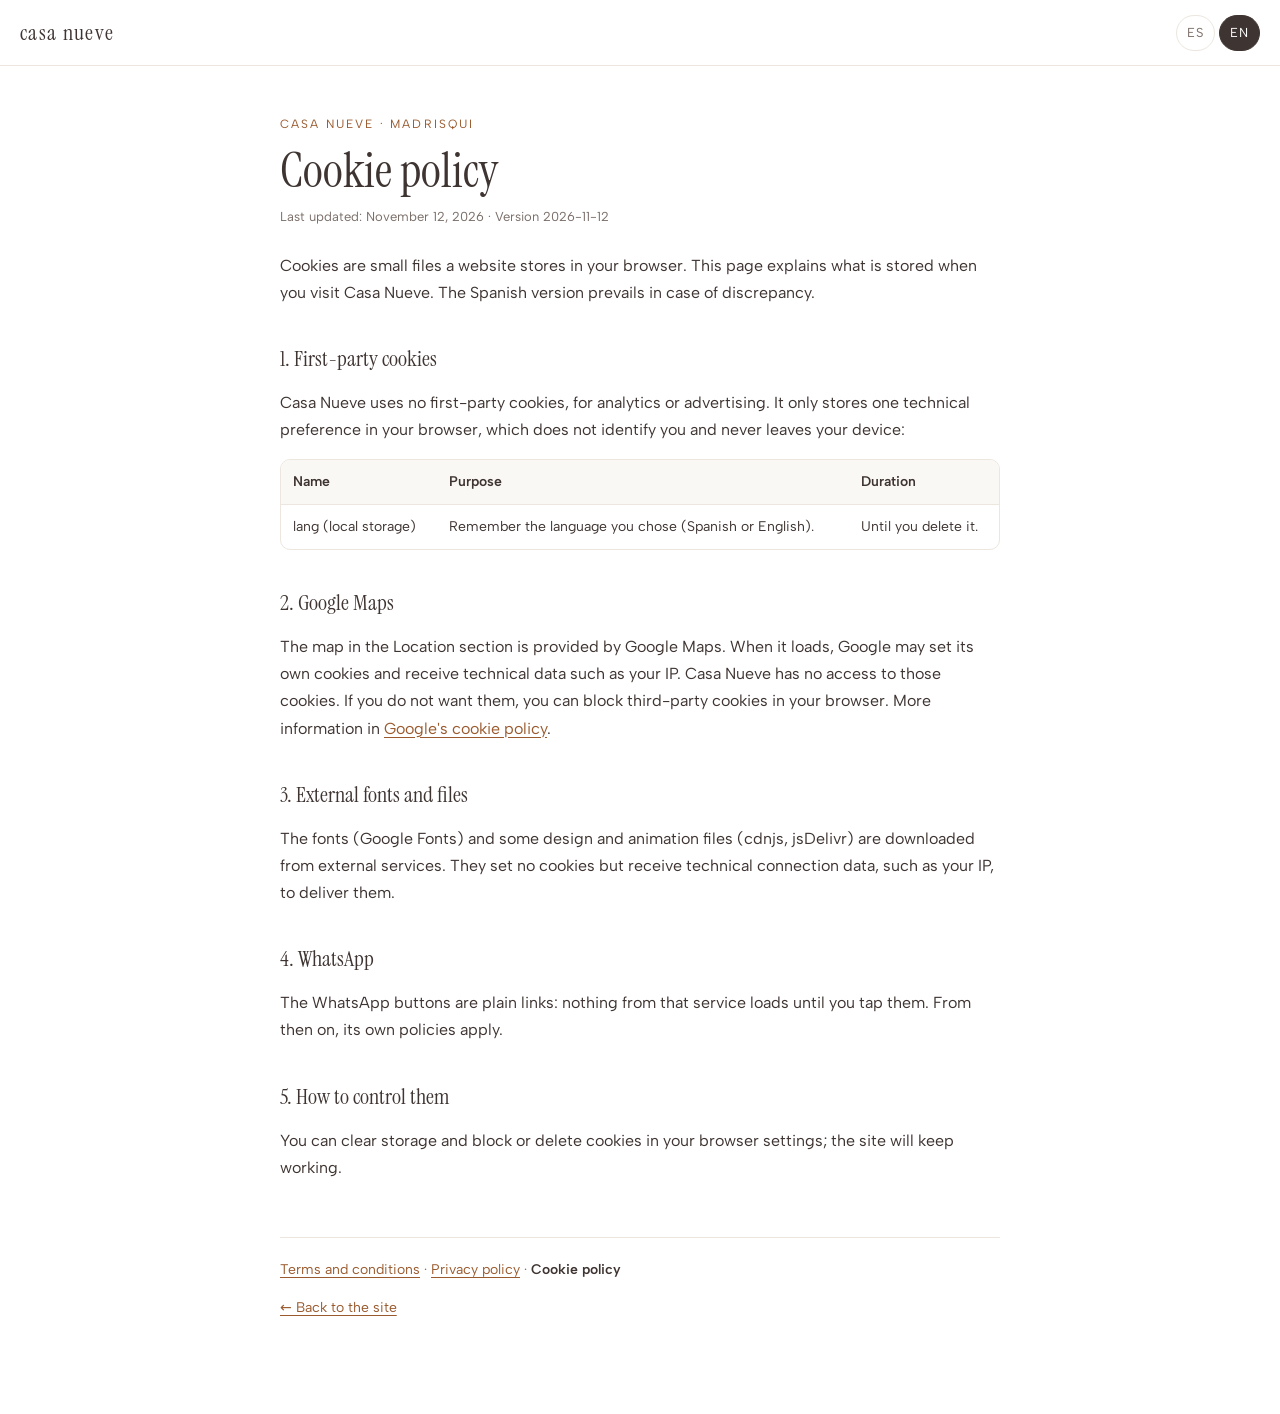
<file: cookies.html>
<!DOCTYPE html>
<html lang="es">
<head>
<meta charset="UTF-8">
<meta name="viewport" content="width=device-width, initial-scale=1">
<title>Política de cookies — Casa Nueve</title>
<meta name="description" content="Casa Nueve no usa cookies propias. Qué guarda tu navegador y qué cookies puede poner el mapa de Google.">
<meta name="robots" content="noindex, follow">
<link rel="icon" type="image/svg+xml" href="favicon.svg">
<link rel="preconnect" href="https://fonts.googleapis.com">
<link rel="preconnect" href="https://fonts.gstatic.com" crossorigin>
<link href="https://fonts.googleapis.com/css2?family=Instrument+Serif&family=Albert+Sans:wght@400;500;600&family=Special+Elite&display=swap" rel="stylesheet">
<style>
:root { --bg: #FFFFFF; --ink: #3E3431; --muted: #7A6E68; --accent: #9A5A2E; --line: #ECE6DE; --card: #FAF8F4; }
*, *::before, *::after { box-sizing: border-box; }
html { -webkit-text-size-adjust: 100%; }
body { margin: 0; background: var(--bg); color: var(--ink); font-family: 'Albert Sans', system-ui, sans-serif; font-size: 16px; line-height: 1.7; }
.lg-top { position: sticky; top: 0; z-index: 2; display: flex; align-items: center; justify-content: space-between; gap: 16px; padding: 14px 20px; background: var(--bg); border-bottom: 1px solid var(--line); }
.lg-brand { font-family: 'Instrument Serif', Georgia, serif; font-size: 22px; letter-spacing: 0.06em; text-transform: lowercase; color: var(--ink); text-decoration: none; font-weight: 500; }
.lg-lang { display: flex; gap: 4px; }
.lg-lang button { font: inherit; font-size: 13px; letter-spacing: 0.08em; padding: 6px 10px; border: 1px solid var(--line); background: transparent; color: var(--muted); border-radius: 999px; cursor: pointer; }
.lg-lang button[aria-pressed="true"] { background: var(--ink); color: var(--bg); border-color: var(--ink); }
main { max-width: 760px; margin: 0 auto; padding: 48px 20px 80px; }
.lg-kicker { margin: 0; font-size: 12px; letter-spacing: 0.18em; text-transform: uppercase; color: var(--accent); }
h1 { font-family: 'Instrument Serif', Georgia, serif; font-weight: 500; font-size: clamp(2rem, 1.4rem + 2.6vw, 3rem); line-height: 1.1; margin: 10px 0 8px; }
h2 { font-family: 'Instrument Serif', Georgia, serif; font-weight: 500; font-size: 1.35rem; line-height: 1.25; margin: 40px 0 10px; }
.lg-meta span { white-space: nowrap; }
.lg-meta { margin: 0 0 24px; font-size: 13px; color: var(--muted); }
p, li { color: var(--ink); }
ul { padding-left: 1.2em; }
li { margin: 6px 0; }
a { color: var(--accent); text-underline-offset: 3px; }
.lg-table { overflow-x: auto; margin: 12px 0; border: 1px solid var(--line); border-radius: 10px; }
table { width: 100%; border-collapse: collapse; font-size: 14px; }
th, td { text-align: left; vertical-align: top; padding: 10px 12px; border-bottom: 1px solid var(--line); }
th { background: var(--card); font-weight: 600; }
tr:last-child td { border-bottom: 0; }
.lg-docs { margin-top: 56px; padding-top: 20px; border-top: 1px solid var(--line); font-size: 14px; color: var(--muted); }
.lg-docs a[aria-current] { color: var(--ink); text-decoration: none; font-weight: 600; }
.lg-back { font-size: 14px; }
:focus-visible { outline: 2px solid var(--accent); outline-offset: 2px; }
</style>
</head>
<body>
<header class="lg-top"><a class="lg-brand" href="index.html" data-home-en="index.html">Casa Nueve</a><div class="lg-lang" role="group" aria-label="Idioma / Language"><button type="button" data-lc="es">ES</button><button type="button" data-lc="en">EN</button></div></header>
<main>
<article data-lang="es" lang="es">
  <p class="lg-kicker">Casa Nueve · Madrisqui</p>
  <h1>Política de cookies</h1>
  <p class="lg-meta"><span>Última actualización: 12 de noviembre de 2026</span> · <span>Versión 2026-11-12</span></p>
  <div class="lg-intro"><p>Las cookies son pequeños archivos que un sitio guarda en tu navegador. Esta página explica qué se guarda al visitar Casa Nueve.</p></div>
  <section><h2>1. Cookies propias</h2><p>Casa Nueve no usa cookies propias, ni de analítica ni de publicidad. Solo guarda en tu navegador una preferencia técnica, que no te identifica y no sale de tu dispositivo:</p><div class="lg-table"><table><thead><tr><th>Nombre</th><th>Para qué</th><th>Duración</th></tr></thead><tbody><tr><td>lang (almacenamiento local)</td><td>Recordar el idioma que elegiste (español o inglés).</td><td>Hasta que la borres.</td></tr></tbody></table></div></section><section><h2>2. Google Maps</h2><p>El mapa de la sección Ubicación lo presta Google Maps. Al cargarse, Google puede instalar sus propias cookies y recibir datos técnicos como tu IP. Casa Nueve no accede a esas cookies. Si no quieres que se instalen, puedes bloquear las cookies de terceros en tu navegador. Más información en la <a href="https://policies.google.com/technologies/cookies?hl=es" rel="noopener">política de cookies de Google</a>.</p></section><section><h2>3. Fuentes y archivos externos</h2><p>Las tipografías (Google Fonts) y algunos archivos de diseño y animación (cdnjs, jsDelivr) se descargan de servicios externos. No instalan cookies, pero reciben datos técnicos de conexión, como la IP, para entregarlos.</p></section><section><h2>4. WhatsApp</h2><p>Los botones de WhatsApp son enlaces normales: no cargan nada de ese servicio hasta que los pulsas. A partir de ahí aplican sus propias políticas.</p></section><section><h2>5. Cómo controlarlas</h2><p>Puedes borrar el almacenamiento y bloquear o borrar cookies desde la configuración de tu navegador; el sitio seguirá funcionando.</p></section>
  <nav class="lg-docs" aria-label="Legal"><a href="terminos.html">Términos y condiciones</a> · <a href="privacidad.html">Política de privacidad</a> · <a href="cookies.html" aria-current="page">Política de cookies</a></nav>
  <p class="lg-back"><a href="index.html">← Volver al sitio</a></p>
</article><article data-lang="en" hidden lang="en">
  <p class="lg-kicker">Casa Nueve · Madrisqui</p>
  <h1>Cookie policy</h1>
  <p class="lg-meta"><span>Last updated: November 12, 2026</span> · <span>Version 2026-11-12</span></p>
  <div class="lg-intro"><p>Cookies are small files a website stores in your browser. This page explains what is stored when you visit Casa Nueve. The Spanish version prevails in case of discrepancy.</p></div>
  <section><h2>1. First-party cookies</h2><p>Casa Nueve uses no first-party cookies, for analytics or advertising. It only stores one technical preference in your browser, which does not identify you and never leaves your device:</p><div class="lg-table"><table><thead><tr><th>Name</th><th>Purpose</th><th>Duration</th></tr></thead><tbody><tr><td>lang (local storage)</td><td>Remember the language you chose (Spanish or English).</td><td>Until you delete it.</td></tr></tbody></table></div></section><section><h2>2. Google Maps</h2><p>The map in the Location section is provided by Google Maps. When it loads, Google may set its own cookies and receive technical data such as your IP. Casa Nueve has no access to those cookies. If you do not want them, you can block third-party cookies in your browser. More information in <a href="https://policies.google.com/technologies/cookies?hl=en" rel="noopener">Google's cookie policy</a>.</p></section><section><h2>3. External fonts and files</h2><p>The fonts (Google Fonts) and some design and animation files (cdnjs, jsDelivr) are downloaded from external services. They set no cookies but receive technical connection data, such as your IP, to deliver them.</p></section><section><h2>4. WhatsApp</h2><p>The WhatsApp buttons are plain links: nothing from that service loads until you tap them. From then on, its own policies apply.</p></section><section><h2>5. How to control them</h2><p>You can clear storage and block or delete cookies in your browser settings; the site will keep working.</p></section>
  <nav class="lg-docs" aria-label="Legal"><a href="terminos.html">Terms and conditions</a> · <a href="privacidad.html">Privacy policy</a> · <a href="cookies.html" aria-current="page">Cookie policy</a></nav>
  <p class="lg-back"><a href="index.html">← Back to the site</a></p>
</article>
</main>
<script>
(function () {
  var KEY = 'lang', titles = {'es': 'Política de cookies — Casa Nueve', 'en': 'Cookie policy — Casa Nueve'};
  function setLang(l, save) {
    if (!titles[l]) l = 'es';
    document.querySelectorAll('article[data-lang]').forEach(function (a) { a.hidden = a.dataset.lang !== l; });
    document.querySelectorAll('.lg-lang button').forEach(function (b) { b.setAttribute('aria-pressed', b.dataset.lc === l); });
    document.documentElement.lang = l; document.title = titles[l];
    var home = document.querySelector('.lg-brand'); if (home && home.dataset.homeEn) home.href = l === 'en' ? home.dataset.homeEn : 'index.html';
    if (!KEY) document.querySelectorAll('.lg-docs a').forEach(function (a) { a.href = a.getAttribute('href').split('?')[0] + (l === 'es' ? '' : '?lang=' + l); });
    if (save && KEY) { try { localStorage.setItem(KEY, l); } catch (e) {} }
  }
  var q = new URLSearchParams(location.search).get('lang'), saved = null;
  if (KEY) { try { saved = localStorage.getItem(KEY); } catch (e) {} }
  setLang(q || saved || 'es', !!q);
  document.querySelectorAll('.lg-lang button').forEach(function (b) {
    b.addEventListener('click', function () { setLang(b.dataset.lc, true); });
  });
})();
</script>
</body>
</html>
</file>
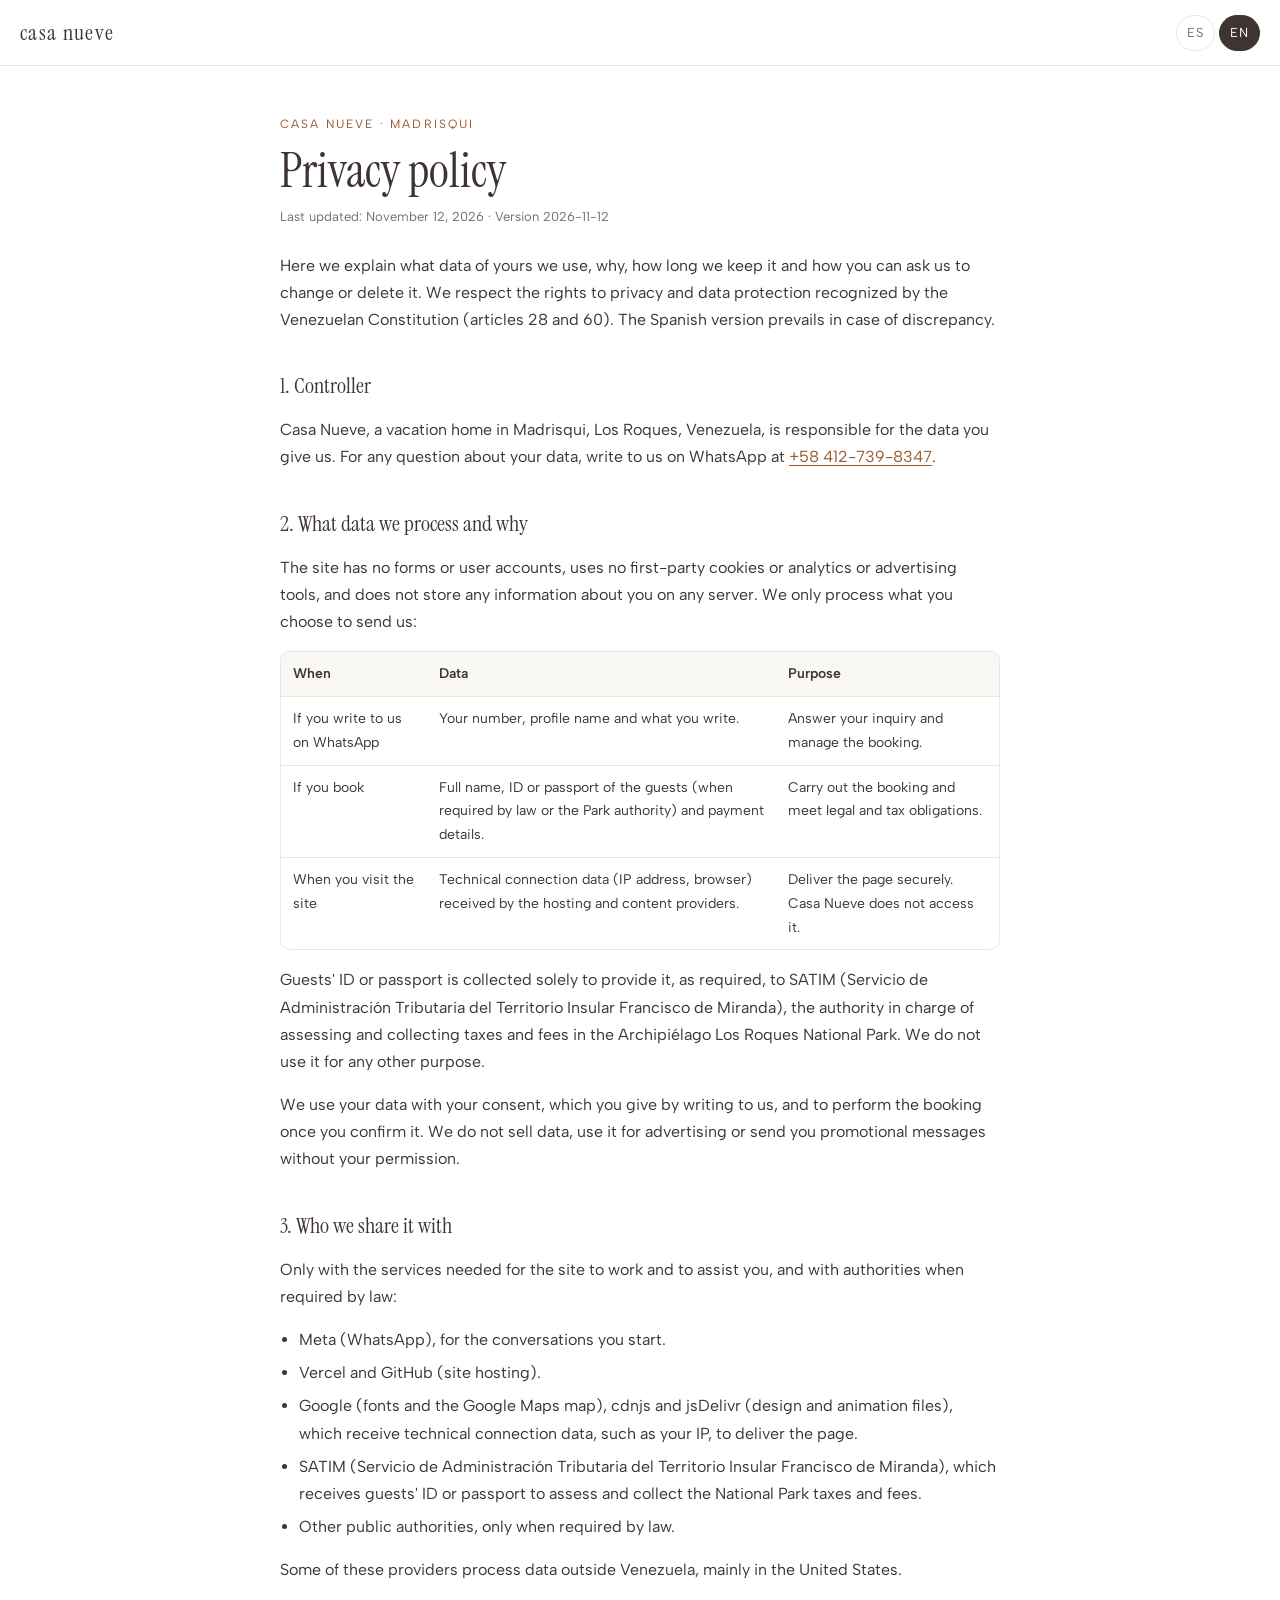
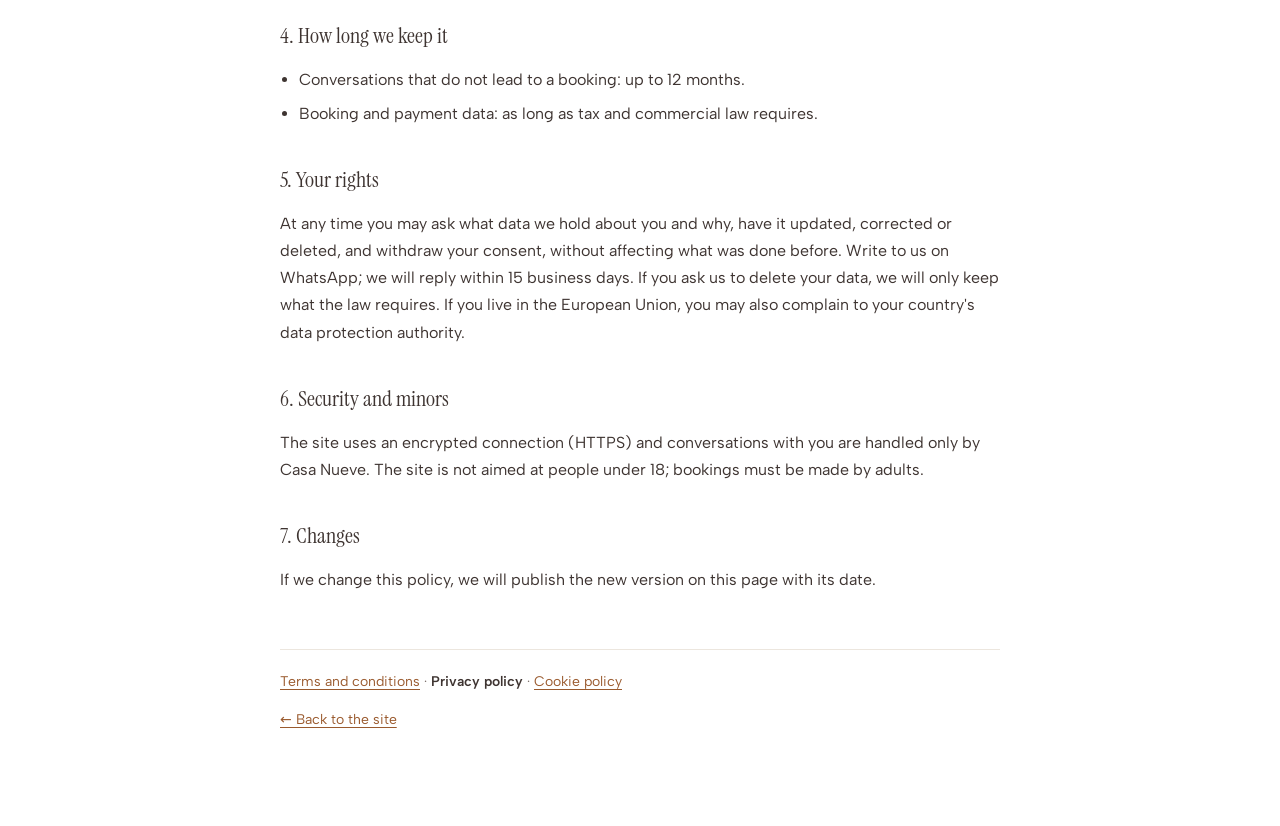
<file: privacidad.html>
<!DOCTYPE html>
<html lang="es">
<head>
<meta charset="UTF-8">
<meta name="viewport" content="width=device-width, initial-scale=1">
<title>Política de privacidad — Casa Nueve</title>
<meta name="description" content="Qué datos trata Casa Nueve, para qué, con quién se comparten y cómo ejercer tus derechos.">
<meta name="robots" content="noindex, follow">
<link rel="icon" type="image/svg+xml" href="favicon.svg">
<link rel="preconnect" href="https://fonts.googleapis.com">
<link rel="preconnect" href="https://fonts.gstatic.com" crossorigin>
<link href="https://fonts.googleapis.com/css2?family=Instrument+Serif&family=Albert+Sans:wght@400;500;600&family=Special+Elite&display=swap" rel="stylesheet">
<style>
:root { --bg: #FFFFFF; --ink: #3E3431; --muted: #7A6E68; --accent: #9A5A2E; --line: #ECE6DE; --card: #FAF8F4; }
*, *::before, *::after { box-sizing: border-box; }
html { -webkit-text-size-adjust: 100%; }
body { margin: 0; background: var(--bg); color: var(--ink); font-family: 'Albert Sans', system-ui, sans-serif; font-size: 16px; line-height: 1.7; }
.lg-top { position: sticky; top: 0; z-index: 2; display: flex; align-items: center; justify-content: space-between; gap: 16px; padding: 14px 20px; background: var(--bg); border-bottom: 1px solid var(--line); }
.lg-brand { font-family: 'Instrument Serif', Georgia, serif; font-size: 22px; letter-spacing: 0.06em; text-transform: lowercase; color: var(--ink); text-decoration: none; font-weight: 500; }
.lg-lang { display: flex; gap: 4px; }
.lg-lang button { font: inherit; font-size: 13px; letter-spacing: 0.08em; padding: 6px 10px; border: 1px solid var(--line); background: transparent; color: var(--muted); border-radius: 999px; cursor: pointer; }
.lg-lang button[aria-pressed="true"] { background: var(--ink); color: var(--bg); border-color: var(--ink); }
main { max-width: 760px; margin: 0 auto; padding: 48px 20px 80px; }
.lg-kicker { margin: 0; font-size: 12px; letter-spacing: 0.18em; text-transform: uppercase; color: var(--accent); }
h1 { font-family: 'Instrument Serif', Georgia, serif; font-weight: 500; font-size: clamp(2rem, 1.4rem + 2.6vw, 3rem); line-height: 1.1; margin: 10px 0 8px; }
h2 { font-family: 'Instrument Serif', Georgia, serif; font-weight: 500; font-size: 1.35rem; line-height: 1.25; margin: 40px 0 10px; }
.lg-meta span { white-space: nowrap; }
.lg-meta { margin: 0 0 24px; font-size: 13px; color: var(--muted); }
p, li { color: var(--ink); }
ul { padding-left: 1.2em; }
li { margin: 6px 0; }
a { color: var(--accent); text-underline-offset: 3px; }
.lg-table { overflow-x: auto; margin: 12px 0; border: 1px solid var(--line); border-radius: 10px; }
table { width: 100%; border-collapse: collapse; font-size: 14px; }
th, td { text-align: left; vertical-align: top; padding: 10px 12px; border-bottom: 1px solid var(--line); }
th { background: var(--card); font-weight: 600; }
tr:last-child td { border-bottom: 0; }
.lg-docs { margin-top: 56px; padding-top: 20px; border-top: 1px solid var(--line); font-size: 14px; color: var(--muted); }
.lg-docs a[aria-current] { color: var(--ink); text-decoration: none; font-weight: 600; }
.lg-back { font-size: 14px; }
:focus-visible { outline: 2px solid var(--accent); outline-offset: 2px; }
</style>
</head>
<body>
<header class="lg-top"><a class="lg-brand" href="index.html" data-home-en="index.html">Casa Nueve</a><div class="lg-lang" role="group" aria-label="Idioma / Language"><button type="button" data-lc="es">ES</button><button type="button" data-lc="en">EN</button></div></header>
<main>
<article data-lang="es" lang="es">
  <p class="lg-kicker">Casa Nueve · Madrisqui</p>
  <h1>Política de privacidad</h1>
  <p class="lg-meta"><span>Última actualización: 12 de noviembre de 2026</span> · <span>Versión 2026-11-12</span></p>
  <div class="lg-intro"><p>Aquí te contamos qué datos tuyos usamos, para qué, cuánto tiempo los guardamos y cómo puedes pedir que los cambiemos o borremos. Respetamos el derecho a la privacidad y a la protección de datos que reconoce la Constitución de Venezuela (artículos 28 y 60).</p></div>
  <section><h2>1. Responsable</h2><p>Casa Nueve, casa vacacional en Madrisqui, Los Roques, Venezuela, es responsable de los datos que nos das. Para cualquier pregunta sobre tus datos, escríbenos por WhatsApp al <a href="https://wa.me/584127398347">+58 412-739-8347</a>.</p></section><section><h2>2. Qué datos tratamos y para qué</h2><p>El sitio no tiene formularios ni registro de usuarios, no usa cookies propias ni herramientas de analítica o publicidad, y no guarda en ningún servidor información sobre ti. Solo tratamos lo que tú decides enviarnos:</p><div class="lg-table"><table><thead><tr><th>Cuándo</th><th>Datos</th><th>Para qué</th></tr></thead><tbody><tr><td>Si nos escribes por WhatsApp</td><td>Tu número, tu nombre de perfil y lo que nos escribas.</td><td>Responder tu consulta y gestionar la reserva.</td></tr><tr><td>Si reservas</td><td>Nombre completo, documento de identidad o pasaporte de los huéspedes (cuando lo exija la ley o la autoridad del Parque) y datos del pago.</td><td>Ejecutar la reserva y cumplir obligaciones legales y fiscales.</td></tr><tr><td>Al visitar el sitio</td><td>Datos técnicos de conexión (dirección IP, navegador) que reciben el alojamiento y los proveedores de contenido.</td><td>Entregar la página de forma segura. Casa Nueve no accede a ellos.</td></tr></tbody></table></div><p>El documento de identidad o pasaporte de los huéspedes se recoge únicamente para proporcionarlo, como corresponde, al SATIM (Servicio de Administración Tributaria del Territorio Insular Francisco de Miranda), el ente encargado de la liquidación y recaudación de tributos y tasas en el Parque Nacional Archipiélago de Los Roques. No lo usamos para ningún otro fin.</p><p>Usamos tus datos con tu consentimiento, que das al escribirnos, y para ejecutar la reserva cuando la confirmas. No vendemos datos, no los usamos para publicidad y no te enviaremos mensajes promocionales sin tu permiso.</p></section><section><h2>3. Con quién se comparten</h2><p>Solo con los servicios necesarios para que el sitio funcione y para atenderte, y con las autoridades cuando la ley lo exija:</p><ul><li>Meta (WhatsApp), para las conversaciones que inicias.</li><li>Vercel y GitHub (alojamiento del sitio).</li><li>Google (fuentes tipográficas y mapa de Google Maps), cdnjs y jsDelivr (archivos de diseño y animación), que reciben datos técnicos de conexión, como la IP, para entregar la página.</li><li>El SATIM (Servicio de Administración Tributaria del Territorio Insular Francisco de Miranda), que recibe el documento de identidad o pasaporte de los huéspedes para liquidar y cobrar los tributos y tasas del Parque Nacional.</li><li>Otras autoridades públicas, solo cuando una ley lo exija.</li></ul><p>Algunos de estos proveedores procesan datos fuera de Venezuela, principalmente en Estados Unidos.</p></section><section><h2>4. Cuánto tiempo los guardamos</h2><ul><li>Conversaciones que no terminan en reserva: hasta 12 meses.</li><li>Datos de reservas y pagos: el tiempo que exija la normativa tributaria y mercantil.</li></ul></section><section><h2>5. Tus derechos</h2><p>Puedes pedir en cualquier momento saber qué datos tenemos sobre ti y para qué, que los actualicemos, corrijamos o eliminemos, y retirar tu consentimiento, sin efecto sobre lo hecho antes. Escríbenos por WhatsApp; responderemos en un máximo de 15 días hábiles. Si pides eliminar tus datos, solo conservaremos lo que exija la ley. Si resides en la Unión Europea, también puedes reclamar ante la autoridad de protección de datos de tu país.</p></section><section><h2>6. Seguridad y menores</h2><p>El sitio funciona con conexión cifrada (HTTPS) y las conversaciones contigo solo las atiende Casa Nueve. El sitio no está dirigido a menores de 18 años; las reservas deben hacerlas personas mayores de edad.</p></section><section><h2>7. Cambios</h2><p>Si cambiamos esta política, publicaremos la nueva versión en esta página con su fecha.</p></section>
  <nav class="lg-docs" aria-label="Legal"><a href="terminos.html">Términos y condiciones</a> · <a href="privacidad.html" aria-current="page">Política de privacidad</a> · <a href="cookies.html">Política de cookies</a></nav>
  <p class="lg-back"><a href="index.html">← Volver al sitio</a></p>
</article><article data-lang="en" hidden lang="en">
  <p class="lg-kicker">Casa Nueve · Madrisqui</p>
  <h1>Privacy policy</h1>
  <p class="lg-meta"><span>Last updated: November 12, 2026</span> · <span>Version 2026-11-12</span></p>
  <div class="lg-intro"><p>Here we explain what data of yours we use, why, how long we keep it and how you can ask us to change or delete it. We respect the rights to privacy and data protection recognized by the Venezuelan Constitution (articles 28 and 60). The Spanish version prevails in case of discrepancy.</p></div>
  <section><h2>1. Controller</h2><p>Casa Nueve, a vacation home in Madrisqui, Los Roques, Venezuela, is responsible for the data you give us. For any question about your data, write to us on WhatsApp at <a href="https://wa.me/584127398347">+58 412-739-8347</a>.</p></section><section><h2>2. What data we process and why</h2><p>The site has no forms or user accounts, uses no first-party cookies or analytics or advertising tools, and does not store any information about you on any server. We only process what you choose to send us:</p><div class="lg-table"><table><thead><tr><th>When</th><th>Data</th><th>Purpose</th></tr></thead><tbody><tr><td>If you write to us on WhatsApp</td><td>Your number, profile name and what you write.</td><td>Answer your inquiry and manage the booking.</td></tr><tr><td>If you book</td><td>Full name, ID or passport of the guests (when required by law or the Park authority) and payment details.</td><td>Carry out the booking and meet legal and tax obligations.</td></tr><tr><td>When you visit the site</td><td>Technical connection data (IP address, browser) received by the hosting and content providers.</td><td>Deliver the page securely. Casa Nueve does not access it.</td></tr></tbody></table></div><p>Guests' ID or passport is collected solely to provide it, as required, to SATIM (Servicio de Administración Tributaria del Territorio Insular Francisco de Miranda), the authority in charge of assessing and collecting taxes and fees in the Archipiélago Los Roques National Park. We do not use it for any other purpose.</p><p>We use your data with your consent, which you give by writing to us, and to perform the booking once you confirm it. We do not sell data, use it for advertising or send you promotional messages without your permission.</p></section><section><h2>3. Who we share it with</h2><p>Only with the services needed for the site to work and to assist you, and with authorities when required by law:</p><ul><li>Meta (WhatsApp), for the conversations you start.</li><li>Vercel and GitHub (site hosting).</li><li>Google (fonts and the Google Maps map), cdnjs and jsDelivr (design and animation files), which receive technical connection data, such as your IP, to deliver the page.</li><li>SATIM (Servicio de Administración Tributaria del Territorio Insular Francisco de Miranda), which receives guests' ID or passport to assess and collect the National Park taxes and fees.</li><li>Other public authorities, only when required by law.</li></ul><p>Some of these providers process data outside Venezuela, mainly in the United States.</p></section><section><h2>4. How long we keep it</h2><ul><li>Conversations that do not lead to a booking: up to 12 months.</li><li>Booking and payment data: as long as tax and commercial law requires.</li></ul></section><section><h2>5. Your rights</h2><p>At any time you may ask what data we hold about you and why, have it updated, corrected or deleted, and withdraw your consent, without affecting what was done before. Write to us on WhatsApp; we will reply within 15 business days. If you ask us to delete your data, we will only keep what the law requires. If you live in the European Union, you may also complain to your country's data protection authority.</p></section><section><h2>6. Security and minors</h2><p>The site uses an encrypted connection (HTTPS) and conversations with you are handled only by Casa Nueve. The site is not aimed at people under 18; bookings must be made by adults.</p></section><section><h2>7. Changes</h2><p>If we change this policy, we will publish the new version on this page with its date.</p></section>
  <nav class="lg-docs" aria-label="Legal"><a href="terminos.html">Terms and conditions</a> · <a href="privacidad.html" aria-current="page">Privacy policy</a> · <a href="cookies.html">Cookie policy</a></nav>
  <p class="lg-back"><a href="index.html">← Back to the site</a></p>
</article>
</main>
<script>
(function () {
  var KEY = 'lang', titles = {'es': 'Política de privacidad — Casa Nueve', 'en': 'Privacy policy — Casa Nueve'};
  function setLang(l, save) {
    if (!titles[l]) l = 'es';
    document.querySelectorAll('article[data-lang]').forEach(function (a) { a.hidden = a.dataset.lang !== l; });
    document.querySelectorAll('.lg-lang button').forEach(function (b) { b.setAttribute('aria-pressed', b.dataset.lc === l); });
    document.documentElement.lang = l; document.title = titles[l];
    var home = document.querySelector('.lg-brand'); if (home && home.dataset.homeEn) home.href = l === 'en' ? home.dataset.homeEn : 'index.html';
    if (!KEY) document.querySelectorAll('.lg-docs a').forEach(function (a) { a.href = a.getAttribute('href').split('?')[0] + (l === 'es' ? '' : '?lang=' + l); });
    if (save && KEY) { try { localStorage.setItem(KEY, l); } catch (e) {} }
  }
  var q = new URLSearchParams(location.search).get('lang'), saved = null;
  if (KEY) { try { saved = localStorage.getItem(KEY); } catch (e) {} }
  setLang(q || saved || 'es', !!q);
  document.querySelectorAll('.lg-lang button').forEach(function (b) {
    b.addEventListener('click', function () { setLang(b.dataset.lc, true); });
  });
})();
</script>
</body>
</html>
</file>
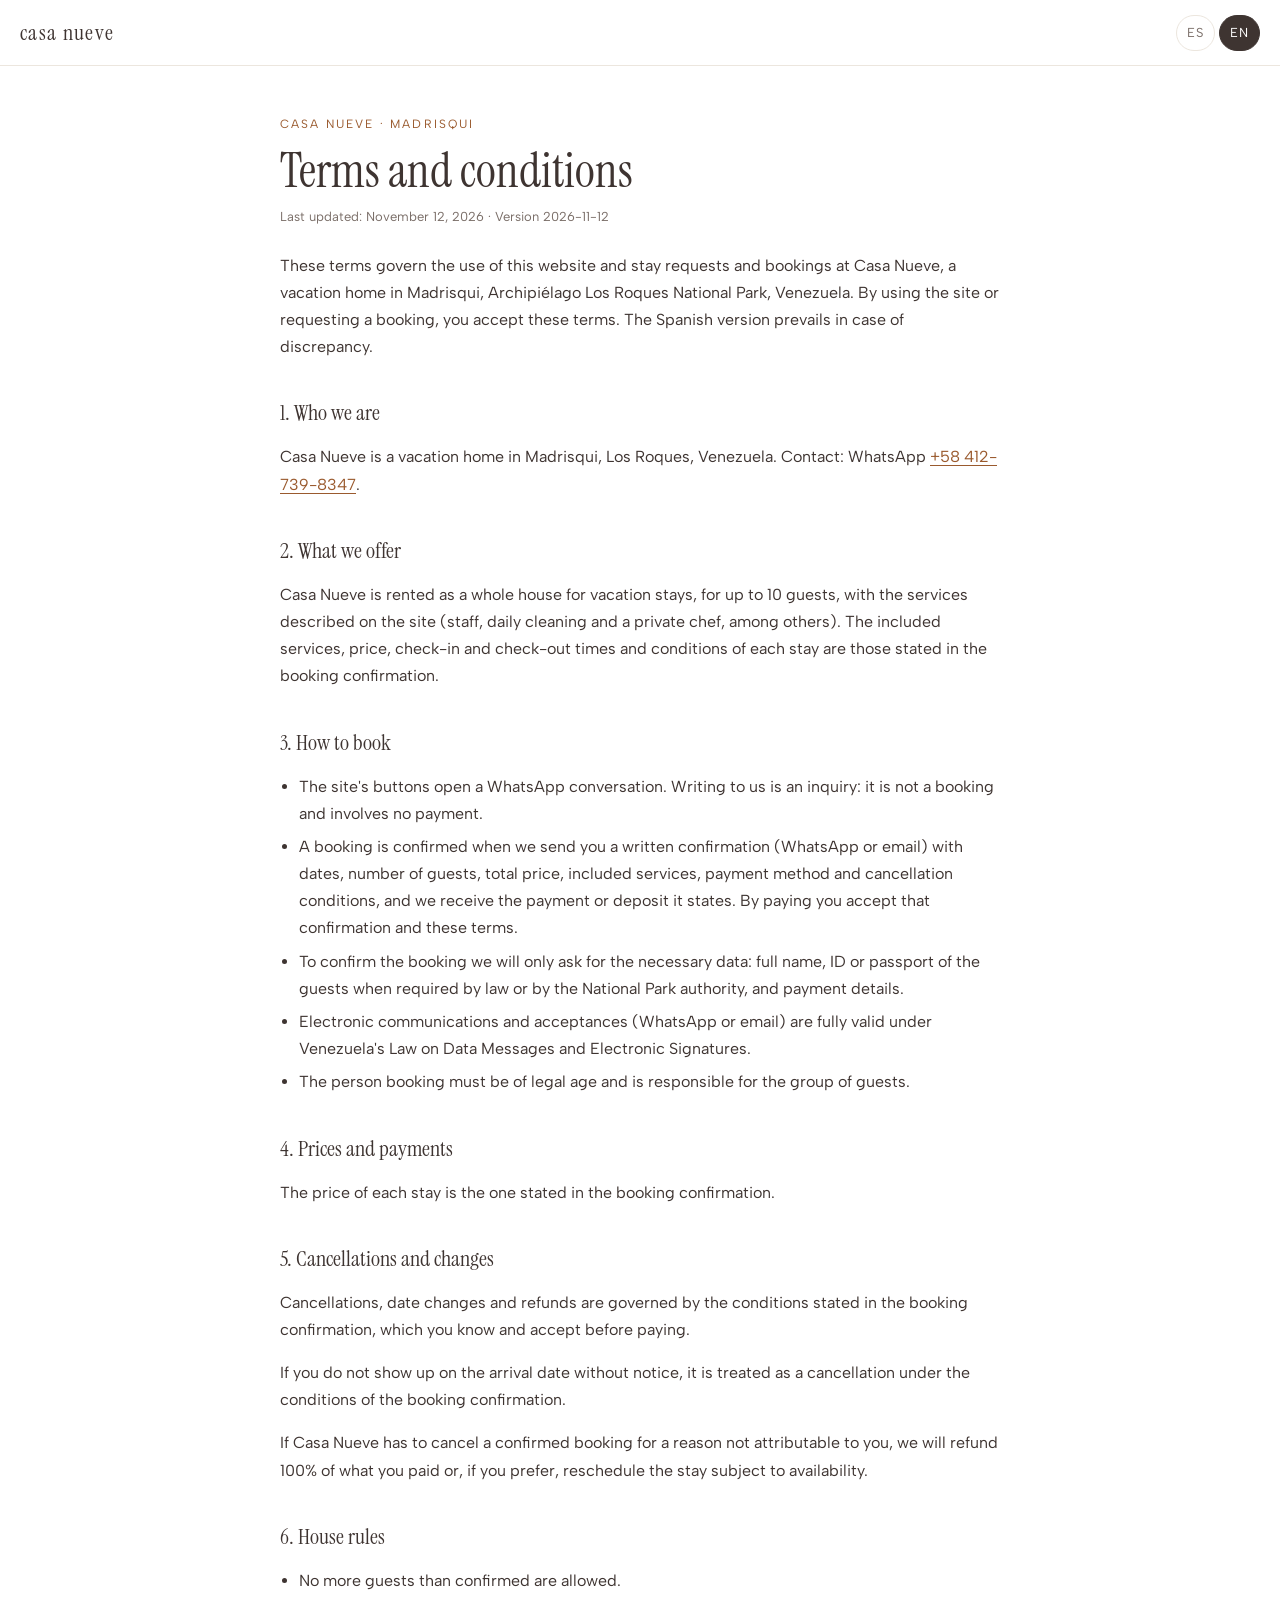
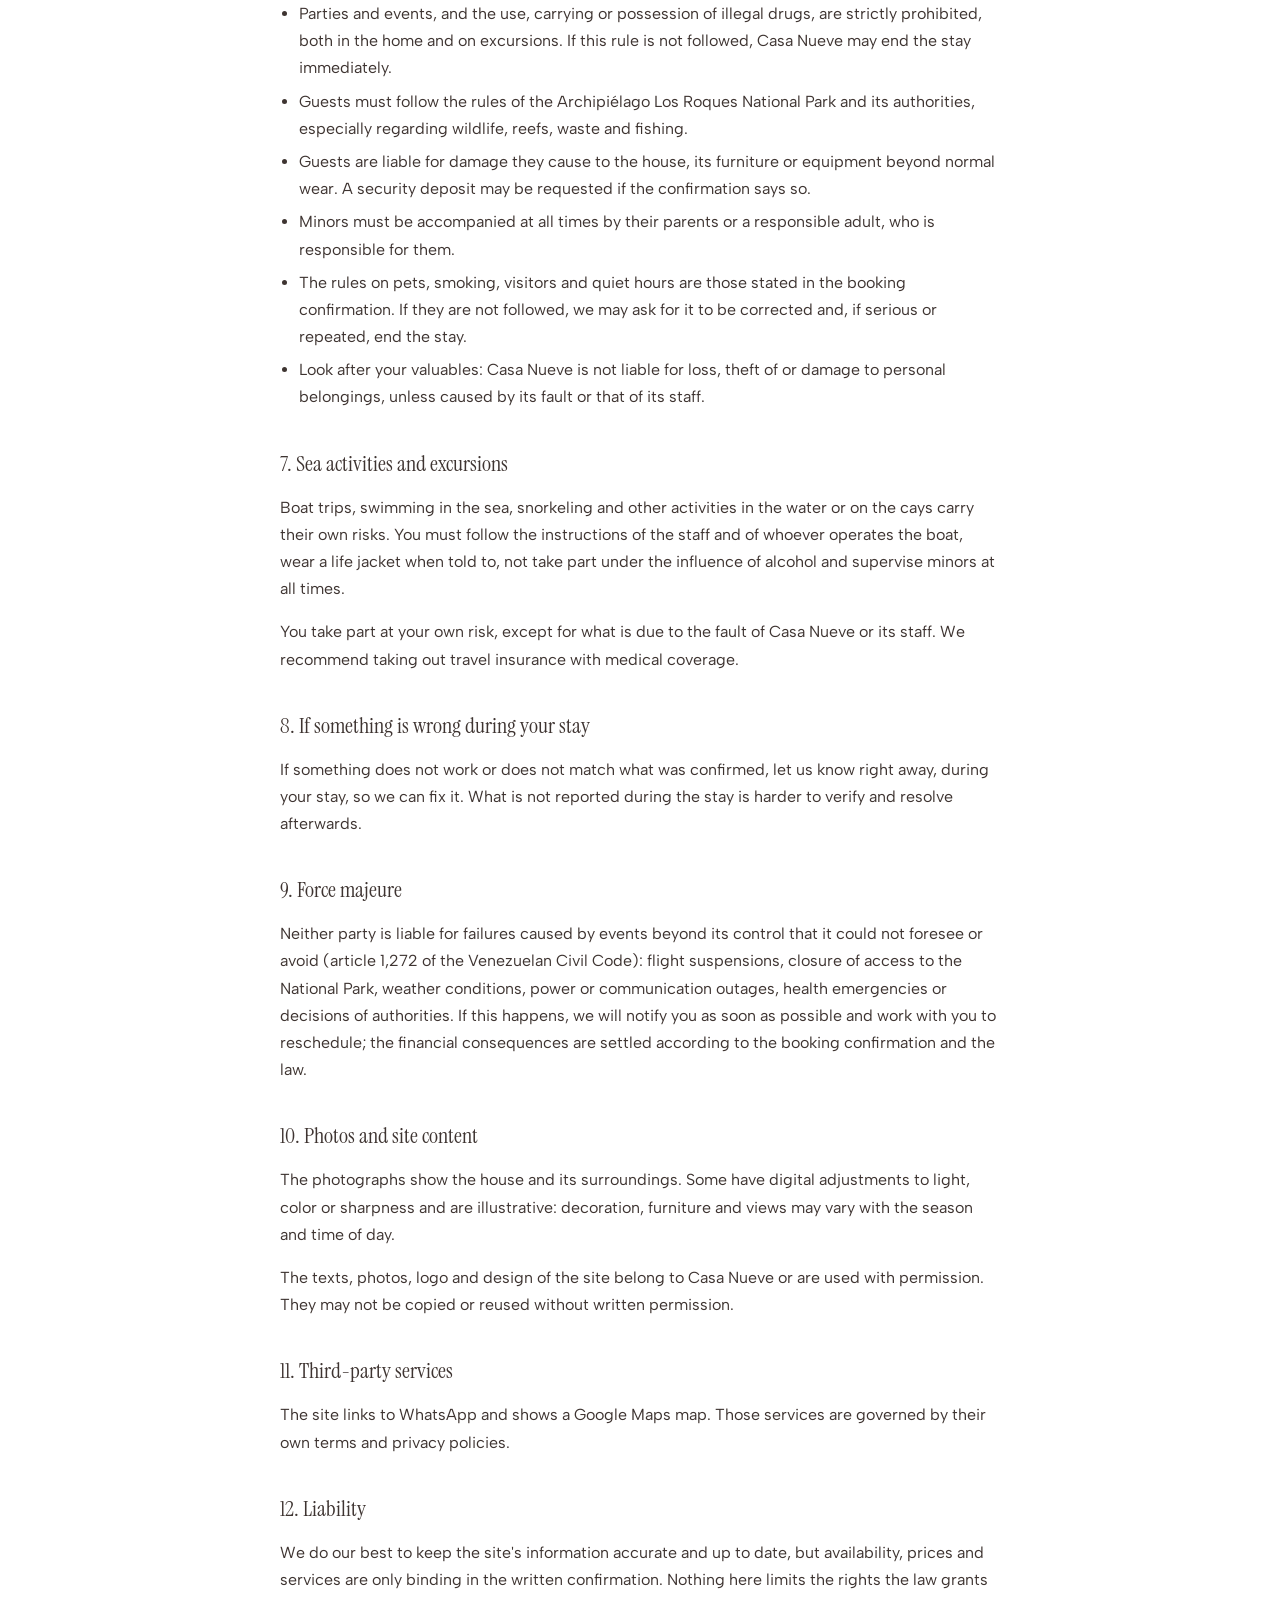
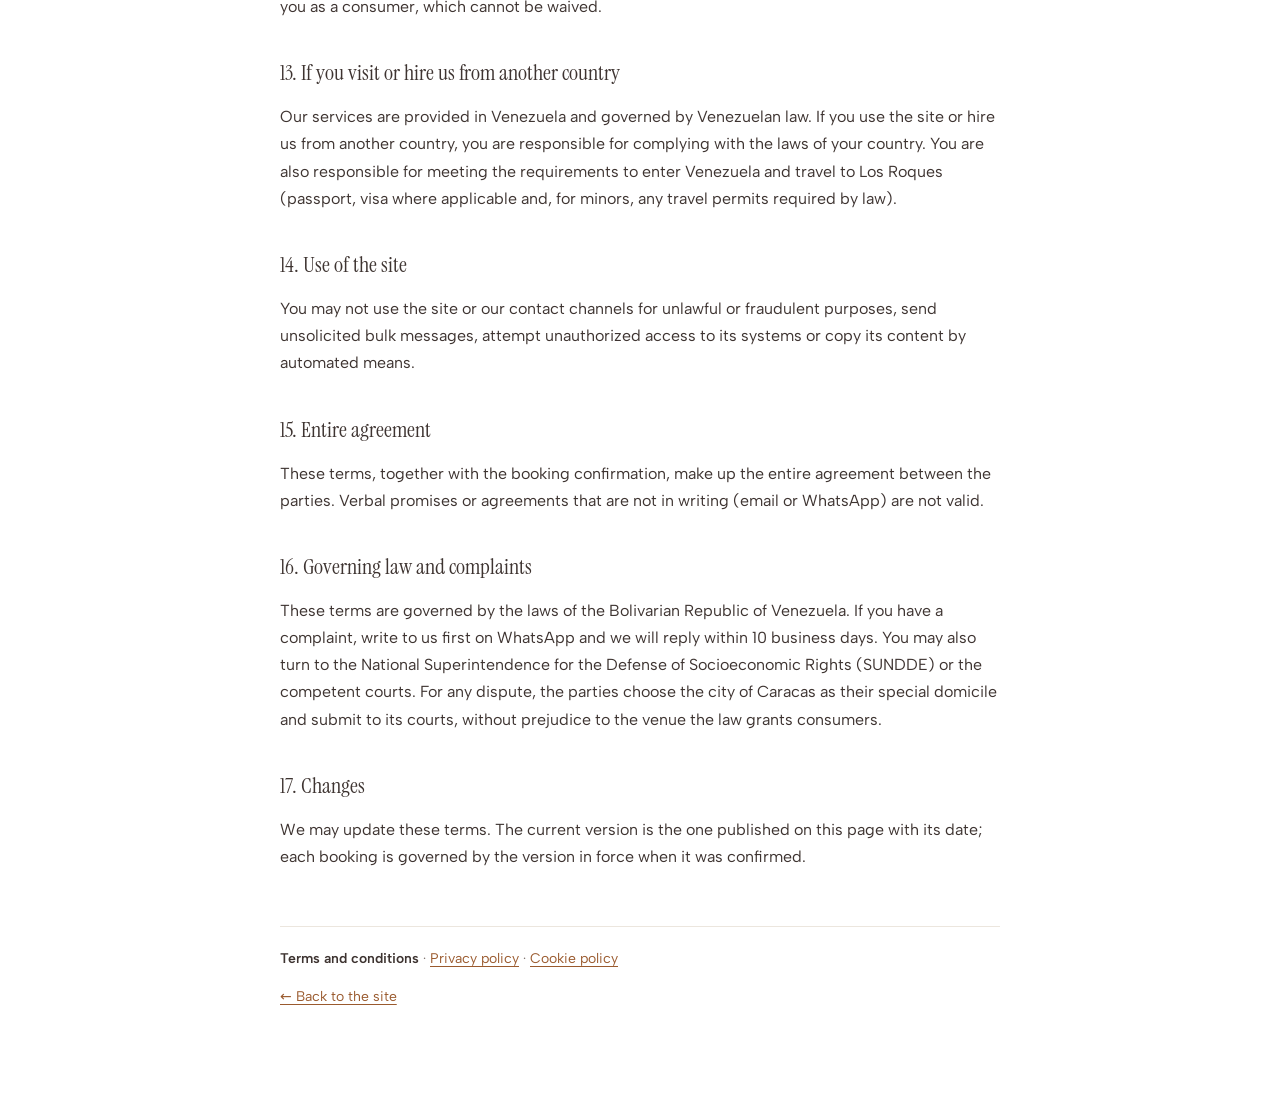
<file: terminos.html>
<!DOCTYPE html>
<html lang="es">
<head>
<meta charset="UTF-8">
<meta name="viewport" content="width=device-width, initial-scale=1">
<title>Términos y condiciones — Casa Nueve</title>
<meta name="description" content="Condiciones de uso del sitio de Casa Nueve y de las reservas de estadía en Madrisqui, Los Roques.">
<meta name="robots" content="noindex, follow">
<link rel="icon" type="image/svg+xml" href="favicon.svg">
<link rel="preconnect" href="https://fonts.googleapis.com">
<link rel="preconnect" href="https://fonts.gstatic.com" crossorigin>
<link href="https://fonts.googleapis.com/css2?family=Instrument+Serif&family=Albert+Sans:wght@400;500;600&family=Special+Elite&display=swap" rel="stylesheet">
<style>
:root { --bg: #FFFFFF; --ink: #3E3431; --muted: #7A6E68; --accent: #9A5A2E; --line: #ECE6DE; --card: #FAF8F4; }
*, *::before, *::after { box-sizing: border-box; }
html { -webkit-text-size-adjust: 100%; }
body { margin: 0; background: var(--bg); color: var(--ink); font-family: 'Albert Sans', system-ui, sans-serif; font-size: 16px; line-height: 1.7; }
.lg-top { position: sticky; top: 0; z-index: 2; display: flex; align-items: center; justify-content: space-between; gap: 16px; padding: 14px 20px; background: var(--bg); border-bottom: 1px solid var(--line); }
.lg-brand { font-family: 'Instrument Serif', Georgia, serif; font-size: 22px; letter-spacing: 0.06em; text-transform: lowercase; color: var(--ink); text-decoration: none; font-weight: 500; }
.lg-lang { display: flex; gap: 4px; }
.lg-lang button { font: inherit; font-size: 13px; letter-spacing: 0.08em; padding: 6px 10px; border: 1px solid var(--line); background: transparent; color: var(--muted); border-radius: 999px; cursor: pointer; }
.lg-lang button[aria-pressed="true"] { background: var(--ink); color: var(--bg); border-color: var(--ink); }
main { max-width: 760px; margin: 0 auto; padding: 48px 20px 80px; }
.lg-kicker { margin: 0; font-size: 12px; letter-spacing: 0.18em; text-transform: uppercase; color: var(--accent); }
h1 { font-family: 'Instrument Serif', Georgia, serif; font-weight: 500; font-size: clamp(2rem, 1.4rem + 2.6vw, 3rem); line-height: 1.1; margin: 10px 0 8px; }
h2 { font-family: 'Instrument Serif', Georgia, serif; font-weight: 500; font-size: 1.35rem; line-height: 1.25; margin: 40px 0 10px; }
.lg-meta span { white-space: nowrap; }
.lg-meta { margin: 0 0 24px; font-size: 13px; color: var(--muted); }
p, li { color: var(--ink); }
ul { padding-left: 1.2em; }
li { margin: 6px 0; }
a { color: var(--accent); text-underline-offset: 3px; }
.lg-table { overflow-x: auto; margin: 12px 0; border: 1px solid var(--line); border-radius: 10px; }
table { width: 100%; border-collapse: collapse; font-size: 14px; }
th, td { text-align: left; vertical-align: top; padding: 10px 12px; border-bottom: 1px solid var(--line); }
th { background: var(--card); font-weight: 600; }
tr:last-child td { border-bottom: 0; }
.lg-docs { margin-top: 56px; padding-top: 20px; border-top: 1px solid var(--line); font-size: 14px; color: var(--muted); }
.lg-docs a[aria-current] { color: var(--ink); text-decoration: none; font-weight: 600; }
.lg-back { font-size: 14px; }
:focus-visible { outline: 2px solid var(--accent); outline-offset: 2px; }
</style>
</head>
<body>
<header class="lg-top"><a class="lg-brand" href="index.html" data-home-en="index.html">Casa Nueve</a><div class="lg-lang" role="group" aria-label="Idioma / Language"><button type="button" data-lc="es">ES</button><button type="button" data-lc="en">EN</button></div></header>
<main>
<article data-lang="es" lang="es">
  <p class="lg-kicker">Casa Nueve · Madrisqui</p>
  <h1>Términos y condiciones</h1>
  <p class="lg-meta"><span>Última actualización: 12 de noviembre de 2026</span> · <span>Versión 2026-11-12</span></p>
  <div class="lg-intro"><p>Estos términos regulan el uso de este sitio web y las solicitudes y reservas de estadía en Casa Nueve, casa vacacional ubicada en Madrisqui, Parque Nacional Archipiélago Los Roques, Venezuela. Al usar el sitio o solicitar una reserva, aceptas estos términos.</p></div>
  <section><h2>1. Quiénes somos</h2><p>Casa Nueve es una casa vacacional en Madrisqui, Los Roques, Venezuela. Contacto: WhatsApp <a href="https://wa.me/584127398347">+58 412-739-8347</a>.</p></section><section><h2>2. Qué ofrecemos</h2><p>Casa Nueve se alquila como casa completa para estadías vacacionales, para un máximo de 10 huéspedes, con los servicios que se describen en el sitio (staff, limpieza diaria y chef privado, entre otros). Los servicios incluidos, el precio, los horarios de entrada y salida y las condiciones de cada estadía son los que indica la confirmación de reserva.</p></section><section><h2>3. Cómo se reserva</h2><ul><li>Los botones del sitio abren una conversación de WhatsApp. Escribirnos es una consulta: no es una reserva ni genera ningún pago.</li><li>La reserva queda confirmada cuando te enviamos por escrito (WhatsApp o correo) la confirmación con fechas, número de huéspedes, precio total, servicios incluidos, forma de pago y condiciones de cancelación, y recibimos el pago o el anticipo que ella indique. Al pagar aceptas esa confirmación y estos términos.</li><li>Para confirmar la reserva te pediremos solo los datos necesarios: nombre completo, documento de identidad o pasaporte de los huéspedes, cuando lo exija la ley o la autoridad del Parque Nacional, y los datos del pago.</li><li>Las comunicaciones y aceptaciones por medios electrónicos (WhatsApp o correo) tienen plena validez, conforme a la Ley sobre Mensajes de Datos y Firmas Electrónicas.</li><li>Quien reserva debe ser mayor de edad y responde por el grupo de huéspedes.</li></ul></section><section><h2>4. Precios y pagos</h2><p>El precio de cada estadía es el que indica la confirmación de reserva.</p></section><section><h2>5. Cancelaciones y cambios</h2><p>Las cancelaciones, los cambios de fecha y los reembolsos se rigen por las condiciones indicadas en la confirmación de reserva, que conoces y aceptas antes de pagar.</p><p>Si no te presentas en la fecha de llegada sin avisarnos, se trata como una cancelación, según las condiciones de la confirmación de reserva.</p><p>Si Casa Nueve tuviera que cancelar una reserva confirmada por una causa que no sea tuya, te devolveremos el 100 % de lo pagado o, si lo prefieres, reprogramaremos la estadía según disponibilidad.</p></section><section><h2>6. Normas de la estadía</h2><ul><li>No se admite un número de huéspedes mayor al confirmado.</li><li>Están estrictamente prohibidas las fiestas y los eventos, y el consumo, porte o tenencia de drogas ilícitas, tanto en la casa como en las excursiones. Si esta norma no se cumple, Casa Nueve podrá terminar la estadía de inmediato.</li><li>Los huéspedes deben respetar las normas del Parque Nacional Archipiélago Los Roques y de sus autoridades, en especial sobre fauna, arrecifes, residuos y pesca.</li><li>Los huéspedes responden por los daños que causen a la casa, su mobiliario o equipos, más allá del desgaste normal. Podrá pedirse un depósito de garantía si así lo indica la confirmación.</li><li>Los menores de edad deben estar acompañados en todo momento por sus padres o por un adulto responsable, que responde por ellos.</li><li>Las normas sobre mascotas, fumar, visitas y horarios de descanso son las que indica la confirmación de reserva. Si no se cumplen, podremos pedir que se corrija y, si es grave o se repite, terminar la estadía.</li><li>Cuida tus objetos de valor: Casa Nueve no responde por la pérdida, el robo o el daño de objetos personales, salvo que se deba a culpa suya o de su personal.</li></ul></section><section><h2>7. Actividades en el mar y excursiones</h2><p>Las salidas en bote, el baño en el mar, el snorkel y las demás actividades en el agua o en los cayos tienen riesgos propios. Debes seguir las indicaciones del personal y de quien conduzca el bote, usar chaleco salvavidas cuando se indique, no participar bajo los efectos del alcohol y vigilar en todo momento a los menores.</p><p>Participas bajo tu propia responsabilidad, salvo en lo que se deba a culpa de Casa Nueve o de su personal. Te recomendamos contratar un seguro de viaje con cobertura médica.</p></section><section><h2>8. Si algo no está bien durante tu estadía</h2><p>Si algo no funciona o no corresponde con lo confirmado, avísanos de inmediato, durante la estadía, para poder solucionarlo. Lo que no se reporta durante la estadía es más difícil de verificar y resolver después.</p></section><section><h2>9. Fuerza mayor</h2><p>Ninguna de las partes responde por incumplimientos causados por hechos ajenos a su control que no pudo prever ni evitar (causa extraña no imputable, artículo 1.272 del Código Civil): suspensión de vuelos, cierre del acceso al Parque Nacional, condiciones climáticas, cortes de electricidad o de comunicaciones, emergencias sanitarias o decisiones de autoridades. Si ocurre, te avisaremos lo antes posible y buscaremos contigo reprogramar la estadía; las consecuencias económicas se resuelven según la confirmación de reserva y la ley.</p></section><section><h2>10. Fotos y contenido del sitio</h2><p>Las fotografías muestran la casa y su entorno. Algunas tienen retoques digitales de luz, color o nitidez y son ilustrativas: la decoración, el mobiliario y la vista pueden variar según la temporada y el momento del día.</p><p>Los textos, fotos, logotipo y diseño del sitio pertenecen a Casa Nueve o se usan con autorización. No pueden copiarse ni reutilizarse sin permiso escrito.</p></section><section><h2>11. Servicios de terceros</h2><p>El sitio enlaza con WhatsApp y muestra un mapa de Google Maps. Esos servicios se rigen por sus propias condiciones y políticas de privacidad.</p></section><section><h2>12. Responsabilidad</h2><p>Hacemos lo posible para que la información del sitio sea exacta y esté actualizada, pero la disponibilidad, los precios y los servicios solo son vinculantes en la confirmación escrita. Nada de lo aquí escrito limita los derechos que la ley te reconoce como consumidor, que son irrenunciables.</p></section><section><h2>13. Si nos visitas o contratas desde otro país</h2><p>Nuestros servicios se prestan en Venezuela y se rigen por la ley venezolana. Si usas el sitio o contratas desde otro país, eres responsable de cumplir las leyes de tu país. También es tu responsabilidad cumplir los requisitos para entrar a Venezuela y viajar a Los Roques (pasaporte, visado si corresponde y, para menores, los permisos de viaje que exija la ley).</p></section><section><h2>14. Uso del sitio</h2><p>No está permitido usar el sitio o nuestros canales de contacto con fines ilícitos o fraudulentos, enviar mensajes masivos no solicitados, intentar acceder sin autorización a sus sistemas ni copiar su contenido de forma automatizada.</p></section><section><h2>15. Acuerdo completo</h2><p>Estos términos, junto con la confirmación de reserva, forman todo lo acordado entre las partes. No valen promesas ni acuerdos de palabra que no consten por escrito (correo o WhatsApp).</p></section><section><h2>16. Ley aplicable y reclamos</h2><p>Estos términos se rigen por las leyes de la República Bolivariana de Venezuela. Si tienes un reclamo, escríbenos primero por WhatsApp y te responderemos en un plazo máximo de 10 días hábiles. También puedes acudir a la Superintendencia Nacional para la Defensa de los Derechos Socioeconómicos (SUNDDE) o a los tribunales competentes. Para cualquier controversia, las partes eligen como domicilio especial la ciudad de Caracas, a cuyos tribunales se someten, sin perjuicio del fuero que la ley reconozca al consumidor.</p></section><section><h2>17. Cambios</h2><p>Podemos actualizar estos términos. La versión vigente es la publicada en esta página con su fecha; cada reserva se rige por la versión vigente cuando fue confirmada.</p></section>
  <nav class="lg-docs" aria-label="Legal"><a href="terminos.html" aria-current="page">Términos y condiciones</a> · <a href="privacidad.html">Política de privacidad</a> · <a href="cookies.html">Política de cookies</a></nav>
  <p class="lg-back"><a href="index.html">← Volver al sitio</a></p>
</article><article data-lang="en" hidden lang="en">
  <p class="lg-kicker">Casa Nueve · Madrisqui</p>
  <h1>Terms and conditions</h1>
  <p class="lg-meta"><span>Last updated: November 12, 2026</span> · <span>Version 2026-11-12</span></p>
  <div class="lg-intro"><p>These terms govern the use of this website and stay requests and bookings at Casa Nueve, a vacation home in Madrisqui, Archipiélago Los Roques National Park, Venezuela. By using the site or requesting a booking, you accept these terms. The Spanish version prevails in case of discrepancy.</p></div>
  <section><h2>1. Who we are</h2><p>Casa Nueve is a vacation home in Madrisqui, Los Roques, Venezuela. Contact: WhatsApp <a href="https://wa.me/584127398347">+58 412-739-8347</a>.</p></section><section><h2>2. What we offer</h2><p>Casa Nueve is rented as a whole house for vacation stays, for up to 10 guests, with the services described on the site (staff, daily cleaning and a private chef, among others). The included services, price, check-in and check-out times and conditions of each stay are those stated in the booking confirmation.</p></section><section><h2>3. How to book</h2><ul><li>The site's buttons open a WhatsApp conversation. Writing to us is an inquiry: it is not a booking and involves no payment.</li><li>A booking is confirmed when we send you a written confirmation (WhatsApp or email) with dates, number of guests, total price, included services, payment method and cancellation conditions, and we receive the payment or deposit it states. By paying you accept that confirmation and these terms.</li><li>To confirm the booking we will only ask for the necessary data: full name, ID or passport of the guests when required by law or by the National Park authority, and payment details.</li><li>Electronic communications and acceptances (WhatsApp or email) are fully valid under Venezuela's Law on Data Messages and Electronic Signatures.</li><li>The person booking must be of legal age and is responsible for the group of guests.</li></ul></section><section><h2>4. Prices and payments</h2><p>The price of each stay is the one stated in the booking confirmation.</p></section><section><h2>5. Cancellations and changes</h2><p>Cancellations, date changes and refunds are governed by the conditions stated in the booking confirmation, which you know and accept before paying.</p><p>If you do not show up on the arrival date without notice, it is treated as a cancellation under the conditions of the booking confirmation.</p><p>If Casa Nueve has to cancel a confirmed booking for a reason not attributable to you, we will refund 100% of what you paid or, if you prefer, reschedule the stay subject to availability.</p></section><section><h2>6. House rules</h2><ul><li>No more guests than confirmed are allowed.</li><li>Parties and events, and the use, carrying or possession of illegal drugs, are strictly prohibited, both in the home and on excursions. If this rule is not followed, Casa Nueve may end the stay immediately.</li><li>Guests must follow the rules of the Archipiélago Los Roques National Park and its authorities, especially regarding wildlife, reefs, waste and fishing.</li><li>Guests are liable for damage they cause to the house, its furniture or equipment beyond normal wear. A security deposit may be requested if the confirmation says so.</li><li>Minors must be accompanied at all times by their parents or a responsible adult, who is responsible for them.</li><li>The rules on pets, smoking, visitors and quiet hours are those stated in the booking confirmation. If they are not followed, we may ask for it to be corrected and, if serious or repeated, end the stay.</li><li>Look after your valuables: Casa Nueve is not liable for loss, theft of or damage to personal belongings, unless caused by its fault or that of its staff.</li></ul></section><section><h2>7. Sea activities and excursions</h2><p>Boat trips, swimming in the sea, snorkeling and other activities in the water or on the cays carry their own risks. You must follow the instructions of the staff and of whoever operates the boat, wear a life jacket when told to, not take part under the influence of alcohol and supervise minors at all times.</p><p>You take part at your own risk, except for what is due to the fault of Casa Nueve or its staff. We recommend taking out travel insurance with medical coverage.</p></section><section><h2>8. If something is wrong during your stay</h2><p>If something does not work or does not match what was confirmed, let us know right away, during your stay, so we can fix it. What is not reported during the stay is harder to verify and resolve afterwards.</p></section><section><h2>9. Force majeure</h2><p>Neither party is liable for failures caused by events beyond its control that it could not foresee or avoid (article 1,272 of the Venezuelan Civil Code): flight suspensions, closure of access to the National Park, weather conditions, power or communication outages, health emergencies or decisions of authorities. If this happens, we will notify you as soon as possible and work with you to reschedule; the financial consequences are settled according to the booking confirmation and the law.</p></section><section><h2>10. Photos and site content</h2><p>The photographs show the house and its surroundings. Some have digital adjustments to light, color or sharpness and are illustrative: decoration, furniture and views may vary with the season and time of day.</p><p>The texts, photos, logo and design of the site belong to Casa Nueve or are used with permission. They may not be copied or reused without written permission.</p></section><section><h2>11. Third-party services</h2><p>The site links to WhatsApp and shows a Google Maps map. Those services are governed by their own terms and privacy policies.</p></section><section><h2>12. Liability</h2><p>We do our best to keep the site's information accurate and up to date, but availability, prices and services are only binding in the written confirmation. Nothing here limits the rights the law grants you as a consumer, which cannot be waived.</p></section><section><h2>13. If you visit or hire us from another country</h2><p>Our services are provided in Venezuela and governed by Venezuelan law. If you use the site or hire us from another country, you are responsible for complying with the laws of your country. You are also responsible for meeting the requirements to enter Venezuela and travel to Los Roques (passport, visa where applicable and, for minors, any travel permits required by law).</p></section><section><h2>14. Use of the site</h2><p>You may not use the site or our contact channels for unlawful or fraudulent purposes, send unsolicited bulk messages, attempt unauthorized access to its systems or copy its content by automated means.</p></section><section><h2>15. Entire agreement</h2><p>These terms, together with the booking confirmation, make up the entire agreement between the parties. Verbal promises or agreements that are not in writing (email or WhatsApp) are not valid.</p></section><section><h2>16. Governing law and complaints</h2><p>These terms are governed by the laws of the Bolivarian Republic of Venezuela. If you have a complaint, write to us first on WhatsApp and we will reply within 10 business days. You may also turn to the National Superintendence for the Defense of Socioeconomic Rights (SUNDDE) or the competent courts. For any dispute, the parties choose the city of Caracas as their special domicile and submit to its courts, without prejudice to the venue the law grants consumers.</p></section><section><h2>17. Changes</h2><p>We may update these terms. The current version is the one published on this page with its date; each booking is governed by the version in force when it was confirmed.</p></section>
  <nav class="lg-docs" aria-label="Legal"><a href="terminos.html" aria-current="page">Terms and conditions</a> · <a href="privacidad.html">Privacy policy</a> · <a href="cookies.html">Cookie policy</a></nav>
  <p class="lg-back"><a href="index.html">← Back to the site</a></p>
</article>
</main>
<script>
(function () {
  var KEY = 'lang', titles = {'es': 'Términos y condiciones — Casa Nueve', 'en': 'Terms and conditions — Casa Nueve'};
  function setLang(l, save) {
    if (!titles[l]) l = 'es';
    document.querySelectorAll('article[data-lang]').forEach(function (a) { a.hidden = a.dataset.lang !== l; });
    document.querySelectorAll('.lg-lang button').forEach(function (b) { b.setAttribute('aria-pressed', b.dataset.lc === l); });
    document.documentElement.lang = l; document.title = titles[l];
    var home = document.querySelector('.lg-brand'); if (home && home.dataset.homeEn) home.href = l === 'en' ? home.dataset.homeEn : 'index.html';
    if (!KEY) document.querySelectorAll('.lg-docs a').forEach(function (a) { a.href = a.getAttribute('href').split('?')[0] + (l === 'es' ? '' : '?lang=' + l); });
    if (save && KEY) { try { localStorage.setItem(KEY, l); } catch (e) {} }
  }
  var q = new URLSearchParams(location.search).get('lang'), saved = null;
  if (KEY) { try { saved = localStorage.getItem(KEY); } catch (e) {} }
  setLang(q || saved || 'es', !!q);
  document.querySelectorAll('.lg-lang button').forEach(function (b) {
    b.addEventListener('click', function () { setLang(b.dataset.lc, true); });
  });
})();
</script>
</body>
</html>
</file>
